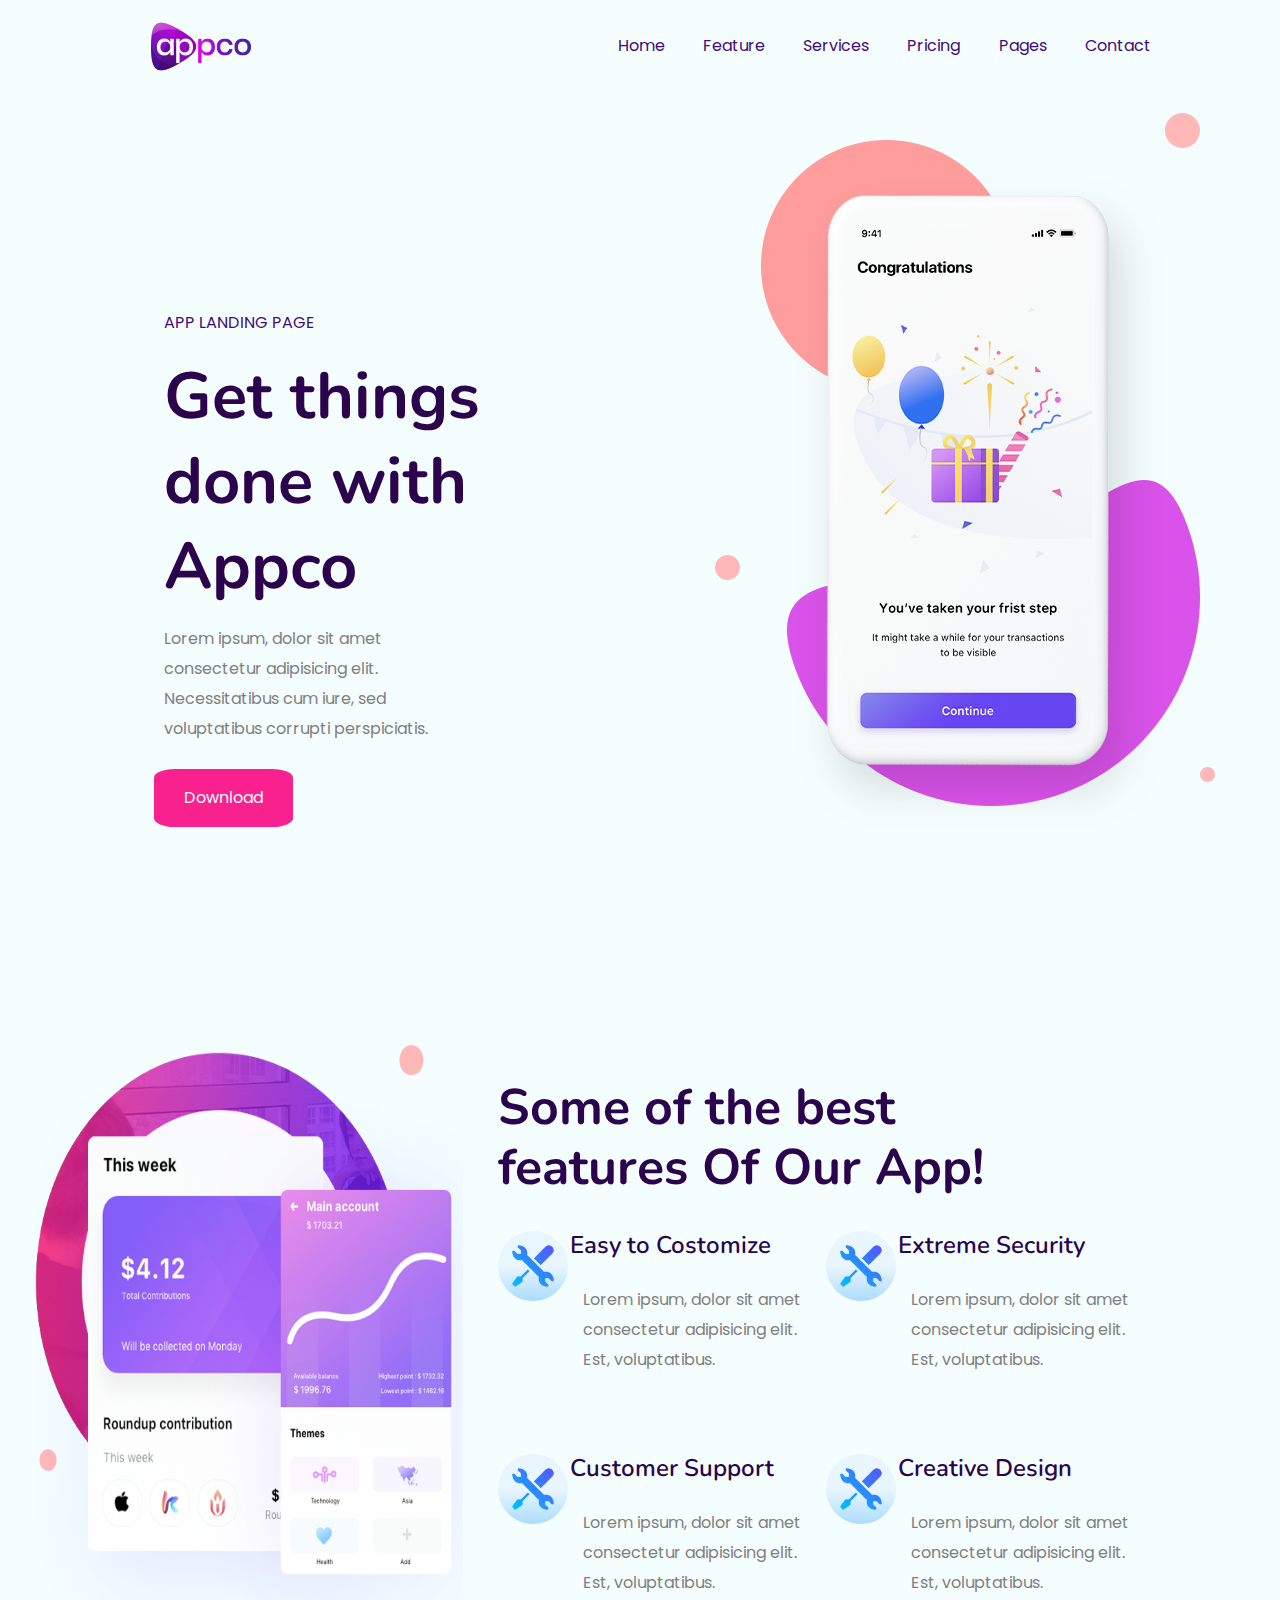
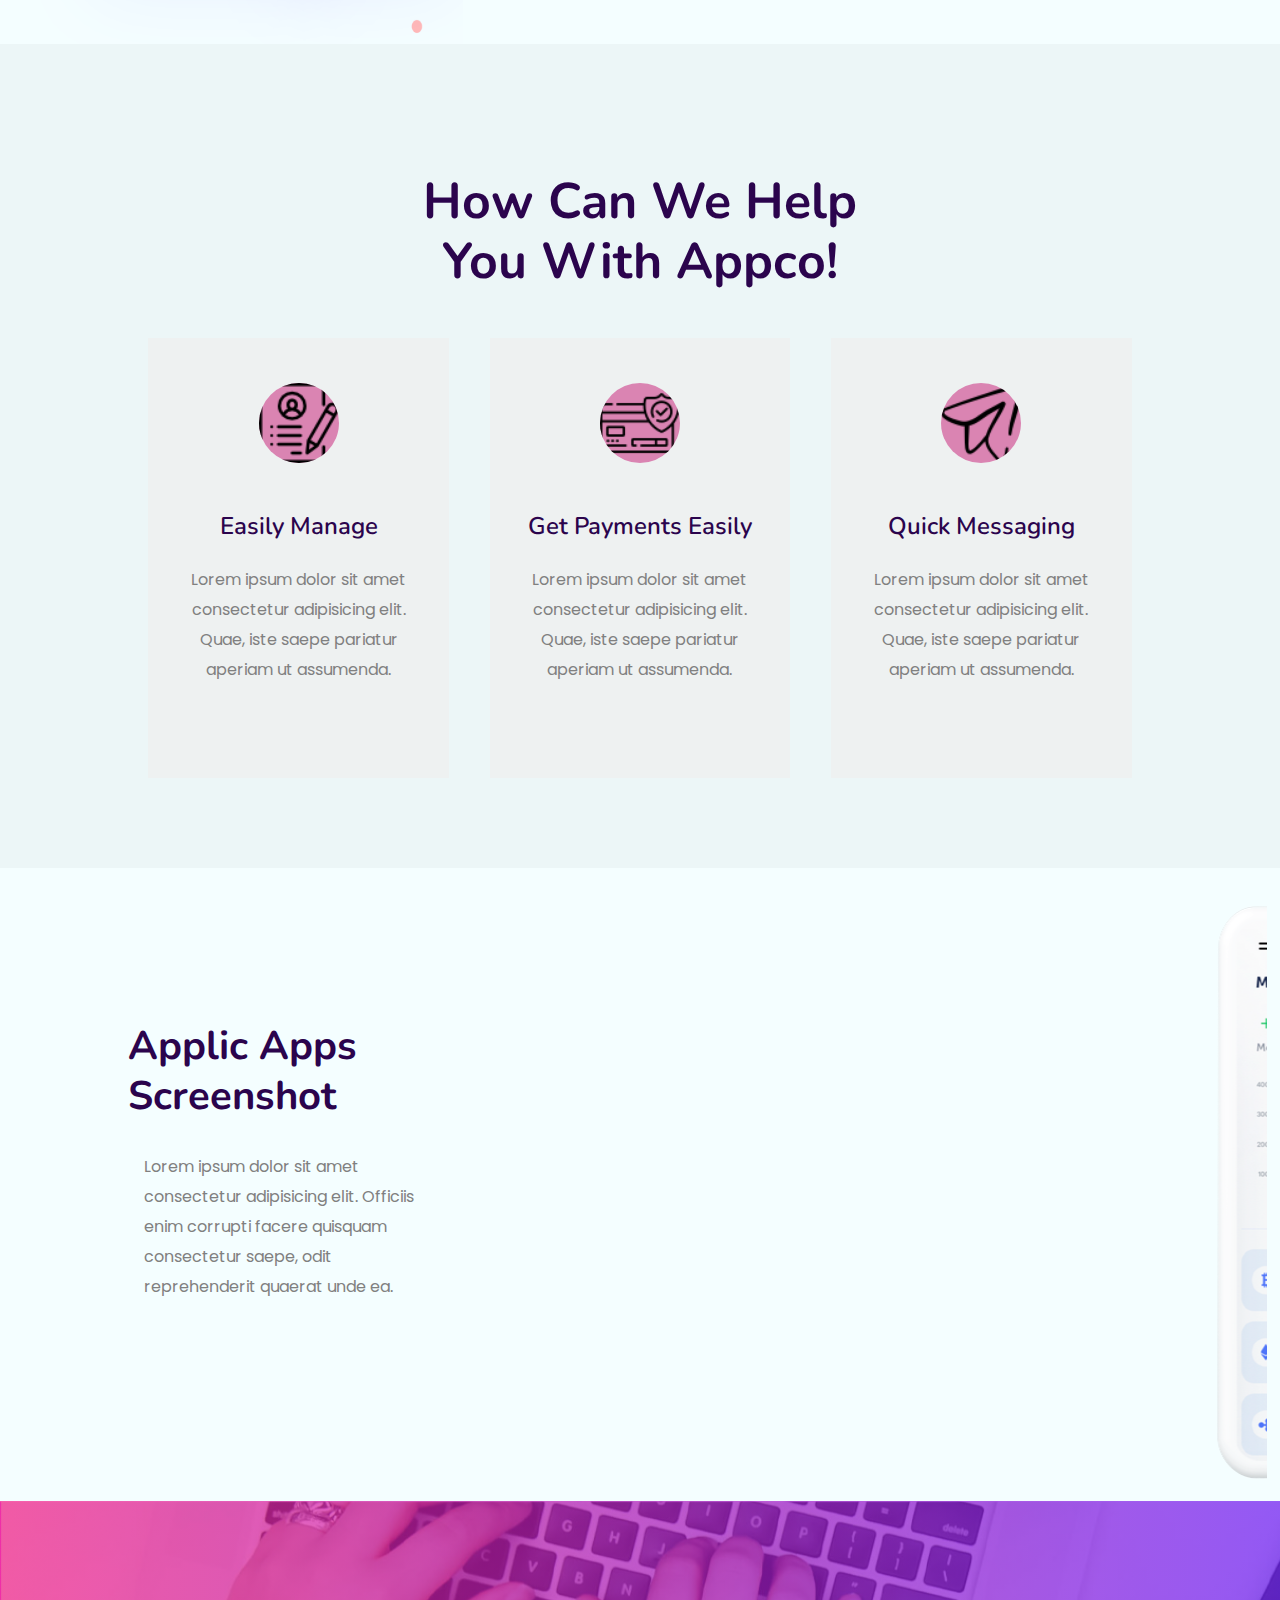
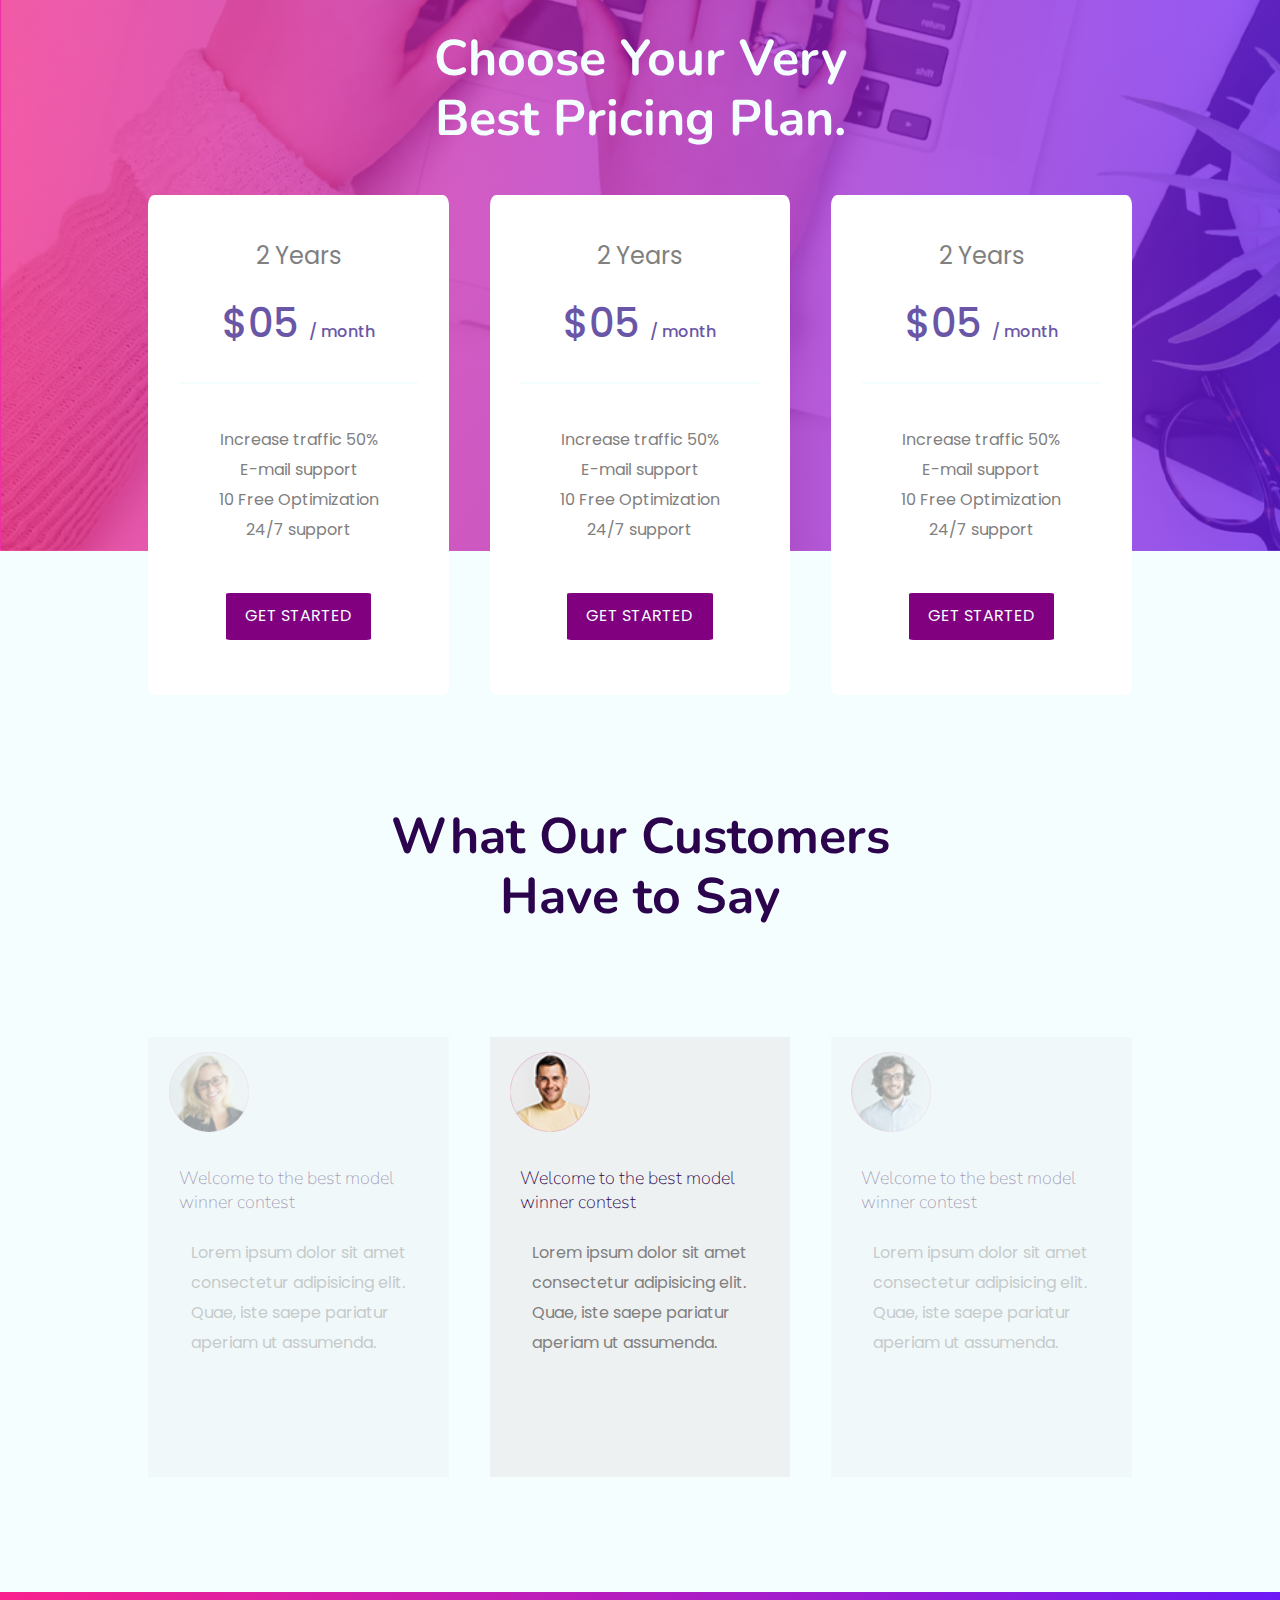
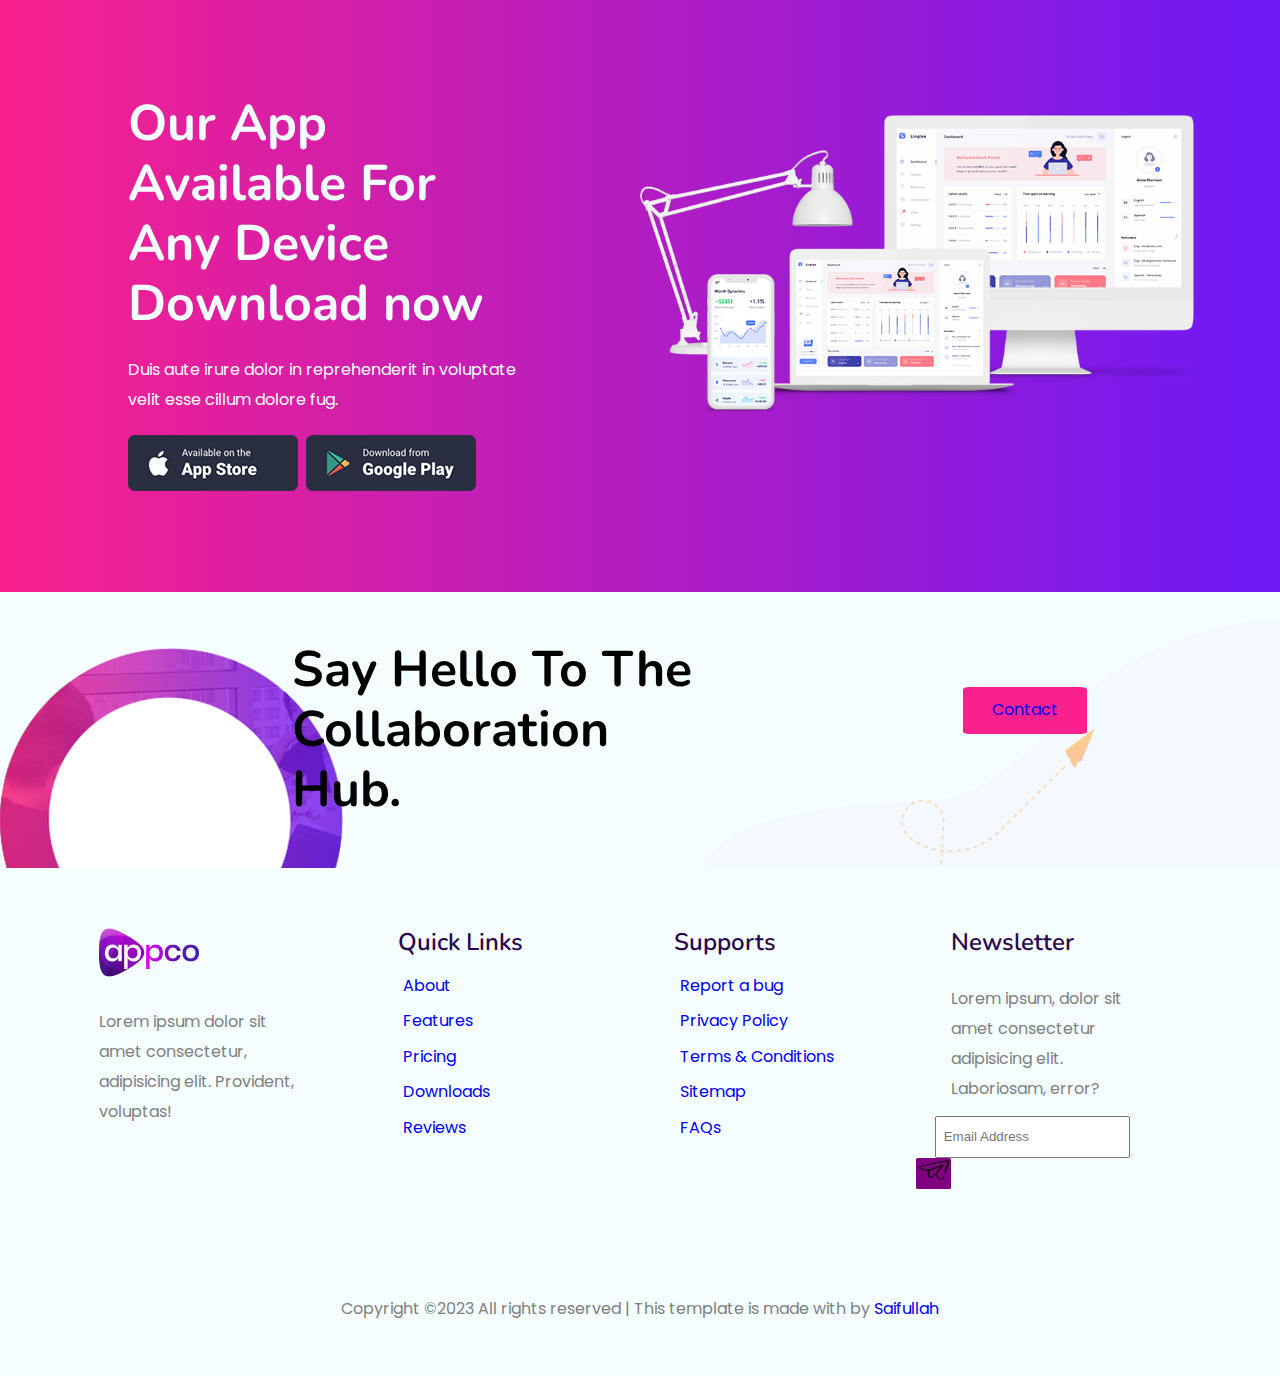
<file: index.html>
<!DOCTYPE html>
<html lang="en">
<head>
    <meta charset="UTF-8">
    <meta http-equiv="X-UA-Compatible" content="IE=edge">
    <meta name="viewport" content="width=device-width, initial-scale=1.0">
    <title>App Landing Page</title>
    <link rel="stylesheet" href="assets/css/style.css">
    <link rel="icon" href="assets/image/favicon.ico" type="image/x-icon">
</head>
<body>
    <!-- nav part start here -->
<nav>
    <ul>
        <li>
            <a href="index.html">
                <img src="assets/image/logo.png" alt="">
            </a>
        </li>
        <li><a href="index.html">Home</a></li>
        <li><a href="#">Feature</a></li>
        <li><a href="#">Services</a></li>
        <li><a href="#">Pricing</a></li>
        <li><a href="#">Pages</a></li>
        <li><a href="index.contact.html">Contact</a></li>
    </ul>
</nav>

<!-- nav part end here
banner part start here -->

<section class="banner">
    <div class="left-text-area box">
        <span><p>app landing page</p></span>
        <h1> Get things done with Appco</h1>
        <p>Lorem ipsum, dolor sit amet consectetur adipisicing elit. Necessitatibus cum iure, sed voluptatibus corrupti perspiciatis.</p>
        <a href="#">Download</a>
    </div>
    <div class="right-image-area box">
        <img src="assets/image/hero_right.png" alt="image is loading" title="mobile phone view of appco">
    </div>
</section>

<!-- banner part end here
feature part start here -->

<section class="feature d-flex">
    <div class="left-feature d-flex">
        <img src="assets/image/best-features.png" alt="">
    </div>
    <div class="right-feature ">
        <h1>Some of the best features Of Our App!</h1>
        <div class="first-two box d-flex">
            <div class="feature-box box d-flex">
                <div class="pic">
                    <img src="assets/image/setting.png" alt="">
                </div>
                <div class="content">
                    <h4>Easy to Costomize</h4>
                    <p>Lorem ipsum, dolor sit amet consectetur adipisicing elit. Est, voluptatibus.</p>
                </div>
            </div>
            <div class="feature-box box d-flex">
                <div class="pic">
                    <img src="assets/image/setting.png" alt="">
                </div>
                <div class="content">
                    <h4>Extreme Security</h4>
                    <p>Lorem ipsum, dolor sit amet consectetur adipisicing elit. Est, voluptatibus.</p>
                </div>
            </div>
        </div>
        <div class="second-two box d-flex">
            <div class="feature-box box d-flex">
                <div class="pic">
                    <img src="assets/image/setting.png" alt="">
                </div>
                <div class="content">
                    <h4>Customer Support</h4>
                    <p>Lorem ipsum, dolor sit amet consectetur adipisicing elit. Est, voluptatibus.</p>
                </div>
            </div>
            <div class="feature-box box d-flex">
                <div class="pic">
                    <img src="assets/image/setting.png" alt="">
                </div>
                <div class="content">
                    <h4>Creative Design</h4>
                    <p>Lorem ipsum, dolor sit amet consectetur adipisicing elit. Est, voluptatibus.</p>
                </div>
            </div>
        </div>
    </div>
</section>

<!-- feature part end here
quick card part start here -->

<section class="quick">
    <h1>How Can We Help You With Appco!</h1>
    <div class="quick-inner d-flex">
        <div class="quick-card box ">
            <div class="icon-pic">
                <img src="assets/image/resume.png" alt="">
            </div>
            <div class="q-content">
                <h4>Easily Manage</h4>
                <p>Lorem ipsum dolor sit amet consectetur adipisicing elit. Quae, iste saepe pariatur aperiam ut assumenda.</p>
            </div>
        </div>
        <div class="quick-card box ">
            <div class="icon-pic">
                <img src="assets/image/card.png" alt="">
            </div>
            <div class="q-content">
                <h4>Get Payments Easily</h4>
                <p>Lorem ipsum dolor sit amet consectetur adipisicing elit. Quae, iste saepe pariatur aperiam ut assumenda.</p>
            </div>
        </div>
        <div class="quick-card box ">
            <div class="icon-pic">
                <img src="assets/image/telegram.png" alt="">
            </div>
            <div class="q-content">
                <h4>Quick Messaging</h4>
                <p>Lorem ipsum dolor sit amet consectetur adipisicing elit. Quae, iste saepe pariatur aperiam ut assumenda.</p>
            </div>
        </div>
    </div>
</section>

<!-- quick part end here
lower banner part start here -->

<section class="lower-banner box d-flex">
    <div class="left-lw-bnr box">
        <h1>Applic Apps Screenshot</h1>
        <p>Lorem ipsum dolor sit amet consectetur adipisicing elit. Officiis enim corrupti facere quisquam consectetur saepe, odit reprehenderit quaerat unde ea.</p>
    </div>
    <div class="right-lw-bnr box">
    <marquee behavior="alternate" direction="left">
        <img src="assets/image/App1.png" alt="">
        <img src="assets/image/App2.png" alt="">
        <img src="assets/image/App3.png" alt="">
        
    </marquee>
    </div>
</section>

<!-- lower banner part end here
Subscribe part start here -->


<section class="package">
    <h1>Choose Your Very Best Pricing Plan.</h1>
    <div class="package-inner d-flex">
        <div class="package-card box ">
            
                <p>
                    <span class="p-time">2 Years</span>
                </p> 
                <p> 
                    <span class="p-amount">$05 <small>/ month</small></span>
                    <br><hr color="#F4FEFF">
                </p>
                <p class="lower-text">
                    Increase traffic 50% <br>
                    E-mail support <br>
                    10 Free Optimization <br>
                    24/7 support <br>
                </p>
                <a href="#">GET STARTED</a>
        </div>
        <div class="package-card box ">
            <p>
                <span class="p-time">2 Years</span>
            </p> 
            <p> 
                <span class="p-amount">$05 <small>/ month</small></span>
                <br><hr color="#F4FEFF">
            </p>
            <p class="lower-text">
                Increase traffic 50% <br>
                E-mail support <br>
                10 Free Optimization <br>
                24/7 support <br>
            </p>
            <a href="#">GET STARTED</a>
        </div>
        <div class="package-card box ">
            <p>
                <span class="p-time">2 Years</span>
            </p> 
            <p> 
                <span class="p-amount">$05 <small>/ month</small></span>
                <br><hr color="#F4FEFF">
            </p>
            <p class="lower-text">
                Increase traffic 50% <br>
                E-mail support <br>
                10 Free Optimization <br>
                24/7 support <br>
            </p>
            <a href="#">GET STARTED</a>
        </div>
    </div>
</section>


<!-- subscribe part end here
feedback part start here -->
<section class="feedback">
    <h1>What Our Customers Have to Say</h1>
    <div class="feedback-inner d-flex">
        <div class="feedback-card box f-b-0">
            <div class="customer-pic">
                <img src="assets/image/man1.png" alt="">
            </div>
            <div class="c-content">
                <h4>Welcome to the best model winner contest</h4>
                <p>Lorem ipsum dolor sit amet consectetur adipisicing elit. Quae, iste saepe pariatur aperiam ut assumenda.</p>
            </div>
        </div>
        <div class="feedback-card box f-b-1">
            <div class="customer-pic">
                <img src="assets/image/man2.png" alt="">
            </div>
            <div class="c-content">
                <h4>Welcome to the best model winner contest</h4>
                <p>Lorem ipsum dolor sit amet consectetur adipisicing elit. Quae, iste saepe pariatur aperiam ut assumenda.</p>
            </div>
        </div>
        <div class="feedback-card box f-b-0">
            <div class="customer-pic">
                <img src="assets/image/man3.png" alt="">
            </div>
            <div class="c-content">
                <h4>Welcome to the best model winner contest</h4>
                <p>Lorem ipsum dolor sit amet consectetur adipisicing elit. Quae, iste saepe pariatur aperiam ut assumenda.</p>
            </div>
        </div>
    </div>
</section>

<!-- feedback part end here
app-store part start here -->

<section class="app-store">
    <section class="app-store-inner box d-flex">
        <div class="left-cntnt box">
            <h1>Our App Available For Any Device Download now</h1>
            <p>Duis aute irure dolor in reprehenderit in voluptate velit esse cillum dolore fug.</p>
            <a href="#">
                <img src="assets/image/app_btn1.png" alt="">
            </a>
            <a href="#">
                <img src="assets/image/app_btn2.png" alt="">
            </a>
        </div>
        <div class="right-cntnt box">
            <img src="assets/image/available-app.png" alt="">
        </div>
    </section>
</section>

<!-- appstore part end here
say part start here -->

<section class="say box d-flex">
    <div class="lft box">
        <img src="assets/image/say-shape-left.png" alt="">
    </div>
    <div class="cntr box">
        <h1>Say Hello To The Collaboration Hub.</h1>
    </div>
    <div class="rght box">
       <a href="#">Contact</a>
    </div>
</section>

<!-- say part end here-->
<!--large footer start here -->

<section class="large-footer">
    <section class="footer-inner box d-flex">
        <div class="footer-box box ft-b-1">
            <a href="#">
                <img src="assets/image/logo.png" alt="">
            </a>
            <p>Lorem ipsum dolor sit amet consectetur, adipisicing elit. Provident, voluptas!</p>
        </div>
        <div class="footer-box box">
            <h4>Quick Links</h4>
            <ul>
                <li>
                    <a href="#"> About</a>
                </li>
                <li>
                    <a href="#">Features</a>
                </li>
                <li>
                    <a href="#">Pricing</a>    
                </li>
                <li>
                    <a href="#">Downloads</a>
                </li>
                <li>
                    <a href="#">Reviews</a>
                </li>
            </ul>
        </div>
        <div class="footer-box box">
            <h4>Supports</h4>
            <ul>
                <li>
                    <a href="#">Report a bug</a>
                </li>
                <li>
                    <a href="#">Privacy Policy</a>
                </li>
                <li>
                    <a href="#">Terms & Conditions</a>    
                </li>
                <li>
                    <a href="#">Sitemap</a>
                </li>
                <li>
                    <a href="#">FAQs</a>
                </li>
            </ul>
        </div>
        <div class="footer-box box ft-b-4">
            <h4>Newsletter</h4>
            <p>Lorem ipsum, dolor sit amet consectetur adipisicing elit. Laboriosam, error?</p>
            <input type="email" name="email" placeholder="Email Address"/>
            <a href="#"><img src="assets/image/telegram.png" alt=""></a>
        </div>
    </section>
</section>

<!-- large footer end here-->
<!--footer part start here -->
<footer>
    <p>Copyright ©2023 All rights reserved | This template is made with  by <a href="#">Saifullah</a></p>
</footer>
</body>
</html>
</file>
<file: assets/css/style.css>
/* Google fonts import link */
@import url('https://fonts.googleapis.com/css2?family=Nunito:wght@700&family=Poppins&display=swap');

*{
    margin: 0px;
}
body{
    background: #F4FEFF;
}
.box{
    box-sizing: border-box;
}
.d-flex{
    display: flex;
}
a{
    display: inline-block;
    text-decoration: none;
    font-family: 'Poppins', sans-serif;
    font-weight: 400;
    line-height: 24px;
    font-size: 16px;
}
h1{
    font-family: 'Nunito', sans-serif;
    font-size: 65px;
    line-height: 85px;
    font-weight: 700;
    color: rgb(43, 4, 77);
}
h4{
    margin-bottom: 10%;
    font-family: 'Nunito', sans-serif;
    font-size: 24px;
    line-height: 29px;
    font-weight: 600;
    color: rgb(43, 4, 77);
}
p{
    font-family: 'Poppins', sans-serif;
    font-size: 16px;
    line-height: 30px;
    font-weight: 400;
    color: gray;
}
/* navbar start here */
nav{
    margin-bottom: 2%;

}
nav ul{
    margin: 1.7%;
    display: flex;
    /* background: rgb(174, 215, 231); */
}
nav ul li:first-child{
    padding: 0% 29% 0% 7.5%;
}
nav ul li{
    padding: 1% 1.6%;
    display:inline-block;
}
nav ul li a{
    color: rgb(69, 11, 120);
}
nav ul li a:hover{
    border-bottom: 2.5px solid rgb(92, 43, 135);
}

/* nav part end here */
/* banner part start here */
.banner{
    width: 80%;
    /* height: 700px; */
    margin: 1% auto;
    display: flex;
    /* background-color: rgb(225, 240, 240); */
}
.left-text-area{
    width: 50%;
    margin: 20% 0%;
}
.left-text-area span p{
    text-emphasis: bold;
    padding: 0px 0px 0px 10px;
    text-transform: uppercase;
    color: rgb(69, 11, 120);
}
.left-text-area h1{
    padding: 0px 0px 0px 10px;
    margin: 3% 0% 3% 5%;
   
}
.left-text-area p{
    margin: 0% 0% 0% 5%;
    padding: 0px 180px 0px 10px;
    display: inline-block;
}
.left-text-area a{
    margin: 5% 0% 0% 5%;
    display: inline-block;
    padding: 17px 30px;
    background: #F9218D;
    border-radius: 15%;
    color: white;
    position: relative;
}
.left-text-area a:hover{
    background: #CE2781;
}
.gif img{
    margin: 5% 0% 0% 2%;
    height: 50px;
    width: 50px;
    border-radius: 50%;
    position: absolute;
    top: 635px;
}
.right-image-area img{
    margin: 2% 0% 0% 15%; 
    align-content: end;
    width: 100%;
}

/* banner part end here */
/* feature part start here */
.feature{
    width: 90%;
    margin: 0% 2% 0% 2%;
}
.left-feature{
    width: 40%;
}
.left-feature img{
    width: 100%;
}
.right-feature{
    width: 60%;
    margin: 0% 2% 0% 3%;
}
.right-feature h1{
    margin:5% 20% 0% 0%;
    font-size: 50px;
    line-height: 60px;
}
.feature-box{
    width: 50%;
    margin: 5% 0% 5% 0%;
}
.pic{
    width: 20%;
}
.pic img{
    height: 70px;
    width: 70px;
}
.content{
    width: 80%;
    margin-left: 2%;
}

/* feature part end here */
/* quick part start here */
.quick{
    background: #ecf6f7;
}
.quick h1{
    text-align: center;
    padding: 10% 30% 0% 30%;
    /* margin: 10% 30% 0% 30%; */
    font-size: 50px;
    line-height: 60px;
}
.quick-inner{
    width: 80%;
    height: 550px;
    margin: 2% auto;
}
.quick-card{
    width: 30%;
    height: 80%;
    align-items: center;
    text-align: center;
    margin: 2% 2% 0% 2%;
    /* padding: 0% 4%; */
    background: rgb(238, 241, 241);
}
.icon-pic{
   width: 30%;
   margin: 15% auto;
}
.icon-pic img{
    height: 80px;
    width: 80px;
    border-radius: 50%;
    background: #da84b2;
}
.q-content{
    width: 80%;
    margin: 0% auto;
    text-align: center;
}
.quick-card:hover{
    border: 2px skyblue solid;
    border-radius: 2%;
}
.quick-card h4:hover{
    color: purple;
}
/* quick part end here */
/* lower banner part start here */
.lower-banner{
    width: 100%;
}
.left-lw-bnr{
    width: 40%;
    padding: 10% 5% 2% 10%;
}
.left-lw-bnr h1{
    margin-bottom: 10%;
    font-size: 40px;
    line-height: 50px;
}
.right-lw-bnr{
    width: 60%;
    margin: 1% 1%;
}
.right-lw-bnr img{
    display: inline-block;
    margin: 0% 2%;
    overflow: hidden;
}

/* lower banner part end hear 
subscribe package part start here */

.package{
    width: 100%;
    height: 650px;
    margin-bottom: 20%;
    background: linear-gradient(90deg, rgba(249, 33, 141,.7), rgba(108, 25, 246,.7)), url(../image/best_pricingbg.jpg) no-repeat ;
    background-size: cover;
    /* background-image: -webkit-linear-gradient(0deg, #f9218d 0%, #6c19f6 100%) 0.5; */
}
.package h1{
    text-align: center;
    padding: 10% 30% 0% 30%;
    /* margin: 10% 30% 0% 30%; */
    font-size: 50px;
    line-height: 60px;
    color: #F4FEFF;
}
.package-inner{
    width: 80%;
    height: 350px;
    margin: 2% auto;
}
.package-card{
    width: 30%;
    height: 500px;
    align-items: center;
    text-align: center;
    margin: 2% 2% 0% 2%;
    padding: 3% 3%;
    border-radius: 2%;
    background: rgb(255, 255, 255);
}
.p-time{
    font-size: 24px;
    line-height: 36px;
}
.p-amount{
    display: inline-block;
    margin: 6% 0%;
    font-size: 40px;
    font-weight: 500;
    line-height: 50px;
    color: rgb(106, 86, 166);
}
small{
    font-size: 16px;
}
.lower-text{
    display: inline-block;
    margin-top: 12%;
}
.package-card a{
    align-items: center;
    display: inline-block;
    color: #F4FEFF;
    margin-top: 15%;
    padding: 5% 8%;
    border-radius: 3%;
    background: purple;
}
.package-card a:hover{
    background: #CE2781;
}
.quick-card:hover{
    border: 2px skyblue solid;
    border-radius: 2%;
}
.quick-card h4:hover{
    color: purple;
}

/* subscribe package part end here 
feedback part start here */

.feedback h1{
    text-align: center;
    padding: 0% 30% 5% 30%;
    /* margin: 10% 30% 0% 30%; */
    font-size: 50px;
    line-height: 60px;
}
.feedback-inner{
    width: 80%;
    height: 550px;
    margin: 2% auto;
}
.feedback-card{
    width: 30%;
    height: 80%;
    align-items: center;
    text-align: center;
    margin: 2% 2% 0% 2%;
    /* padding: 0% 4%; */
    background: rgb(238, 241, 241);
}
.customer-pic{
   width: 30%;
  margin: 5% 5% 10% 5%;
}
.customer-pic img{
    height: 80px;
    width: 80px;
    border-radius: 50%;
    background: #da84b2;
}
.c-content{
    width: 80%;
    margin: 0% auto;
    text-align: left;
}
.feedback-card h4{
    font-size: 18px;
    font-weight: 100;
    line-height: 24px;
}
.f-b-0{
   opacity: 40%;
}
.f-b-0:hover{
    opacity: 100%;
}
.feedback-card:hover{
    border: 2px skyblue solid;
    border-radius: 2%;
}
.feedback-card h4:hover{
    color: purple;
}

/* feedback part end here
app-store part start here */

.app-store{
    width: 100%;
    height: 600px;
    background-image: -webkit-linear-gradient(0deg, #f9218d 0%, #6c19f6 100%);
}
.app-store-inner{
    width: 80%;
    margin: 2% auto;
}
.left-cntnt{
    width: 40%;
}
.left-cntnt h1{
    margin-top: 25%;
    font-size: 50px;
    line-height: 60px;
    color: #F4FEFF;
}
.left-cntnt p{
    margin: 5% 0%;
    display: inline-block;
    color: #F4FEFF;
}
.left-cntnt a{
    display: inline-block;
    text-decoration: none;
    padding-right: 1%;
}
.right-cntnt{
    width: 40%;
    padding: 12% 0% 0% 10%;
}
.right-cntnt img{
    height: 70%;
}

/* app store part end here 
say part start here */

.say{
    margin: 2% 0%;
    width: 100%;
    height: 250px;
    overflow: hidden;
   
}
.lft{
    width: 20%;
}
.lft img{
    display: inline-block;
    margin: 12% 0% 0% 0%;
}
.cntr{
    width: 35%;
}
.cntr h1{
    margin: 5% 0% 0% 8%;
    font-size: 50px;
    line-height: 60px;
    color: black;
}
.rght{
    background: url(../image/say-shape-right.png);
    background-size: cover;
    width: 45%;
}
.rght a{
    text-align: center;
    display: inline-block;
    margin: 12% 0% 0% 45%;
    padding: 2% 5%;
    background: #F9218D;
    border-radius: 5%;
}

/* say part end here */
/*large footer start here */

.large-footer{
    width: 100%;
    height: 350px;
}
.footer-inner{
    width: 90%;
    margin: 1% auto;
    /* background: skyblue; */
}
.footer-box{
    width: 20%;
    margin: 2%;
    /* background: green; */
}
.footer-box h4{
    margin: 5% 0% 5% 15% ;
}
.ft-b-1 a,p{
    margin: 5%;
}
.footer-box ul li{
    list-style: none;
    padding: 3% 0%;
}
.ft-b-4 p{
    display: inline-block;
    padding: 2% 0% 0% 10%;
}
.ft-b-4 input[type="email"]{
    margin: 0% 0% 0% 8%;
    padding: 5% 3%;
}
.ft-b-4 img{
    height: 20px;
    width: 30px;
}
.ft-b-4 a{
    padding: 1%;
    border-radius: 5%;
    background: purple;
}

/* large-footer end here
footerpart start here  */

footer{
    width: 80%;
    text-align: center;
    margin: 0% auto;
}
</file>
